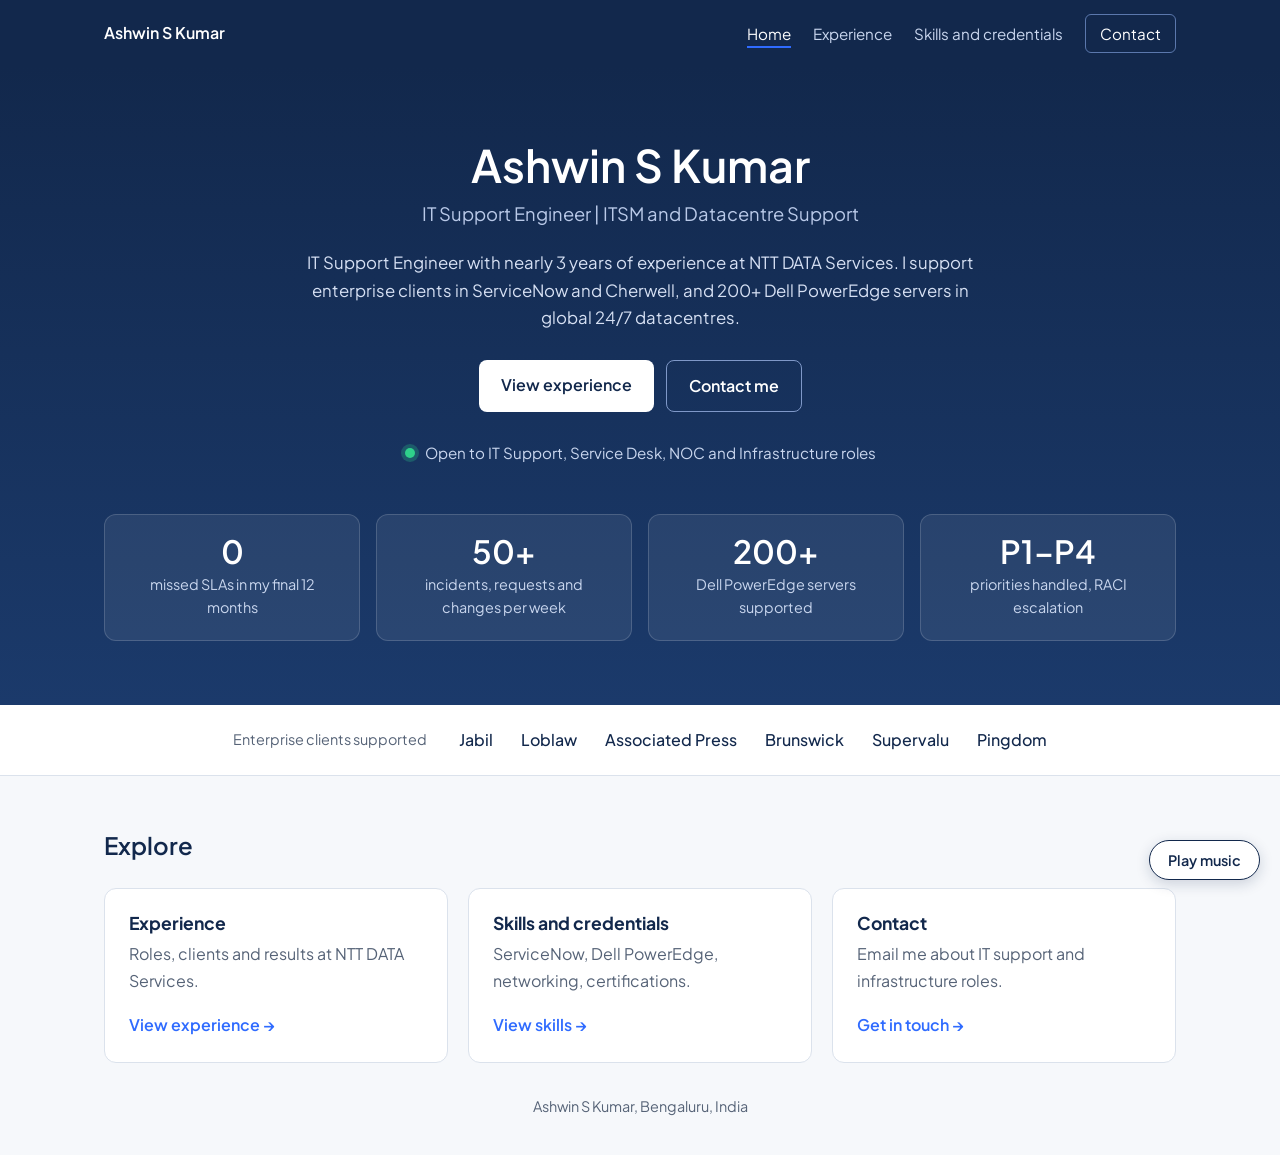
<file: index.html>
<!DOCTYPE html>
<html lang="en">
<head>
  <meta charset="UTF-8">
  <meta name="viewport" content="width=device-width, initial-scale=1">
  <title>Ashwin S Kumar | IT Support Engineer</title>
  <meta name="description" content="IT Support Engineer: ServiceNow, Dell PowerEdge datacentre support and ITIL service delivery for global enterprise clients.">
  <link rel="preconnect" href="https://fonts.googleapis.com">
  <link rel="preconnect" href="https://fonts.gstatic.com" crossorigin>
  <link href="https://fonts.googleapis.com/css2?family=Plus+Jakarta+Sans:wght@400;500;600&display=swap" rel="stylesheet">
  <link rel="stylesheet" href="style.css">
</head>
<body>
  <nav class="nav">
    <a class="brand" href="index.html">Ashwin S Kumar</a>
    <div class="links">
      <a class="active" href="index.html">Home</a>
      <a href="experience.html">Experience</a>
      <a href="skills.html">Skills and credentials</a>
      <a class="cta" href="contact.html">Contact</a>
    </div>
  </nav>
<!-- HERO: the one bold part of the page -->
  <header class="hero" id="top">
    <div class="wrap hero-grid">
      <div>
        <h1>Ashwin S Kumar</h1>
        <p class="title">IT Support Engineer | ITSM and Datacentre Support</p>
        <p class="lead">
          IT Support Engineer with nearly 3 years of experience at NTT DATA Services. I support enterprise clients
          in ServiceNow and Cherwell, and 200+ Dell PowerEdge servers in global 24/7 datacentres.
        </p>
        <p class="actions">
          <a class="btn btn-light" href="experience.html">View experience</a>
          <a class="btn btn-line" href="contact.html">Contact me</a>
        </p>
        <p class="open"><span class="led"></span>Open to IT Support, Service Desk, NOC and Infrastructure roles</p>
      </div>

      <!-- Status wall: every number comes from my CV -->
      <div class="wall" aria-label="Key results">
        <div class="tile"><span class="num">0</span><span>missed SLAs in my final 12 months</span></div>
        <div class="tile"><span class="num">50+</span><span>incidents, requests and changes per week</span></div>
        <div class="tile"><span class="num">200+</span><span>Dell PowerEdge servers supported</span></div>
        <div class="tile"><span class="num">P1–P4</span><span>priorities handled, RACI escalation</span></div>
      </div>
    </div>
  </header>

  <!-- Clients -->
  <section class="clients">
    <div class="wrap">
      <p>Enterprise clients supported</p>
      <ul>
        <li>Jabil</li><li>Loblaw</li><li>Associated Press</li><li>Brunswick</li><li>Supervalu</li><li>Pingdom</li>
      </ul>
    </div>
  </section>

    <main class="wrap">
    <section class="explore">
      <h2>Explore</h2>
      <div class="cards">
        <a class="card" href="experience.html"><h3>Experience</h3><p>Roles, clients and results at NTT DATA Services.</p><span>View experience &rarr;</span></a>
        <a class="card" href="skills.html"><h3>Skills and credentials</h3><p>ServiceNow, Dell PowerEdge, networking, certifications.</p><span>View skills &rarr;</span></a>
        <a class="card" href="contact.html"><h3>Contact</h3><p>Email me about IT support and infrastructure roles.</p><span>Get in touch &rarr;</span></a>
      </div>
    </section>
  </main>

  <footer class="wrap foot">Ashwin S Kumar, Bengaluru, India</footer>

  <script src="music.js" data-tune="home"></script>
</body>
</html>
</file>
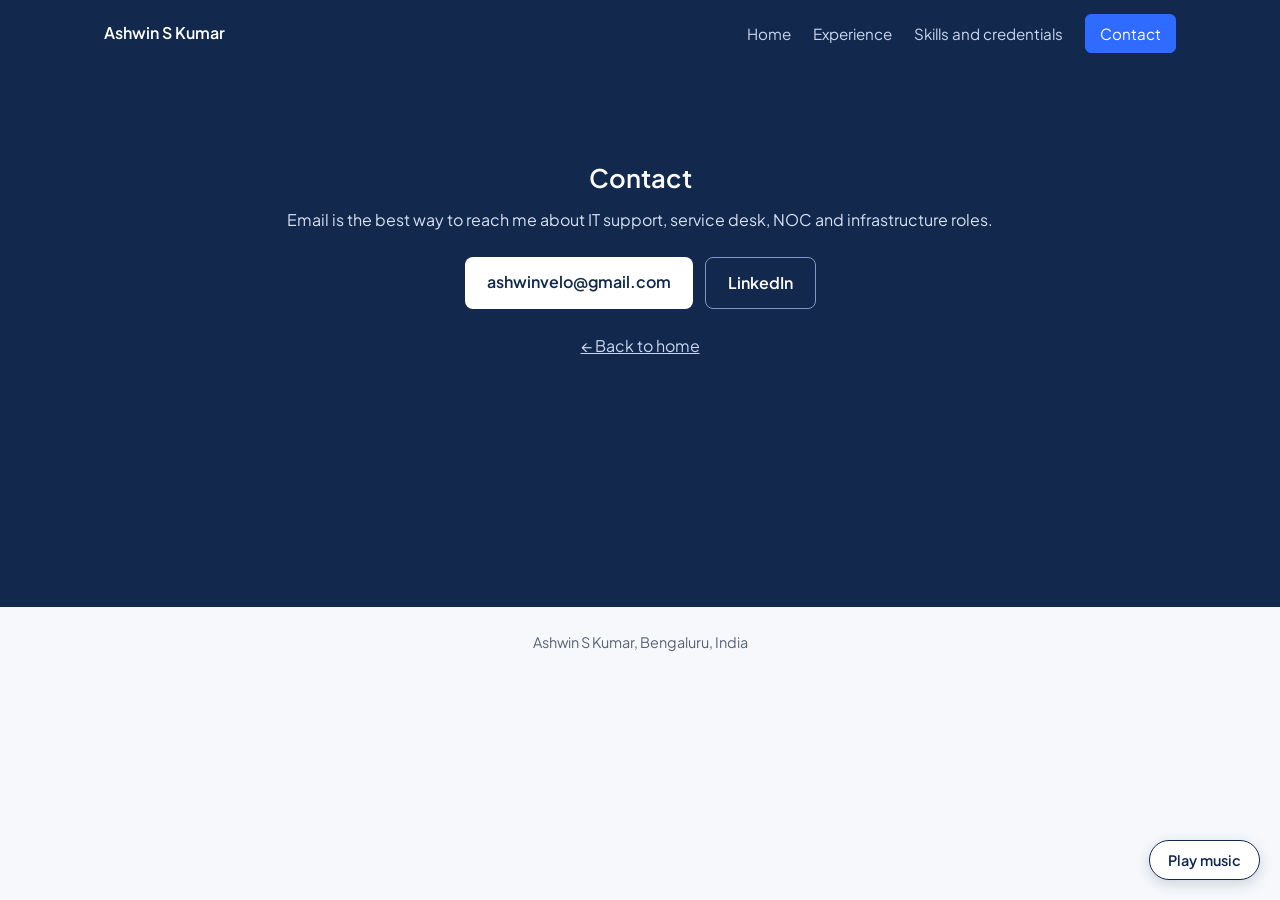
<file: contact.html>
<!DOCTYPE html>
<html lang="en">
<head>
  <meta charset="UTF-8">
  <meta name="viewport" content="width=device-width, initial-scale=1">
  <title>Contact | Ashwin S Kumar</title>
  <meta name="description" content="IT Support Engineer: ServiceNow, Dell PowerEdge datacentre support and ITIL service delivery for global enterprise clients.">
  <link rel="preconnect" href="https://fonts.googleapis.com">
  <link rel="preconnect" href="https://fonts.gstatic.com" crossorigin>
  <link href="https://fonts.googleapis.com/css2?family=Plus+Jakarta+Sans:wght@400;500;600&display=swap" rel="stylesheet">
  <link rel="stylesheet" href="style.css">
</head>
<body>
  <nav class="nav">
    <a class="brand" href="index.html">Ashwin S Kumar</a>
    <div class="links">
      <a href="index.html">Home</a>
      <a href="experience.html">Experience</a>
      <a href="skills.html">Skills and credentials</a>
      <a class="cta active" href="contact.html">Contact</a>
    </div>
  </nav>

  <section class="contact contact-page">
    <div class="wrap">
      <h1 class="ptitle-light">Contact</h1>
      <p>Email is the best way to reach me about IT support, service desk, NOC and infrastructure roles.</p>
      <p class="actions">
        <a class="btn btn-light" href="mailto:ashwinvelo@gmail.com">ashwinvelo@gmail.com</a>
        <!-- TODO: replace the # with your LinkedIn address -->
        <a class="btn btn-line" href="#">LinkedIn</a>
      </p>
      <p class="back"><a href="index.html">&larr; Back to home</a></p>
    </div>
  </section>

  <footer class="wrap foot">Ashwin S Kumar, Bengaluru, India</footer>

  <script src="music.js" data-tune="contact"></script>
</body>
</html>
</file>
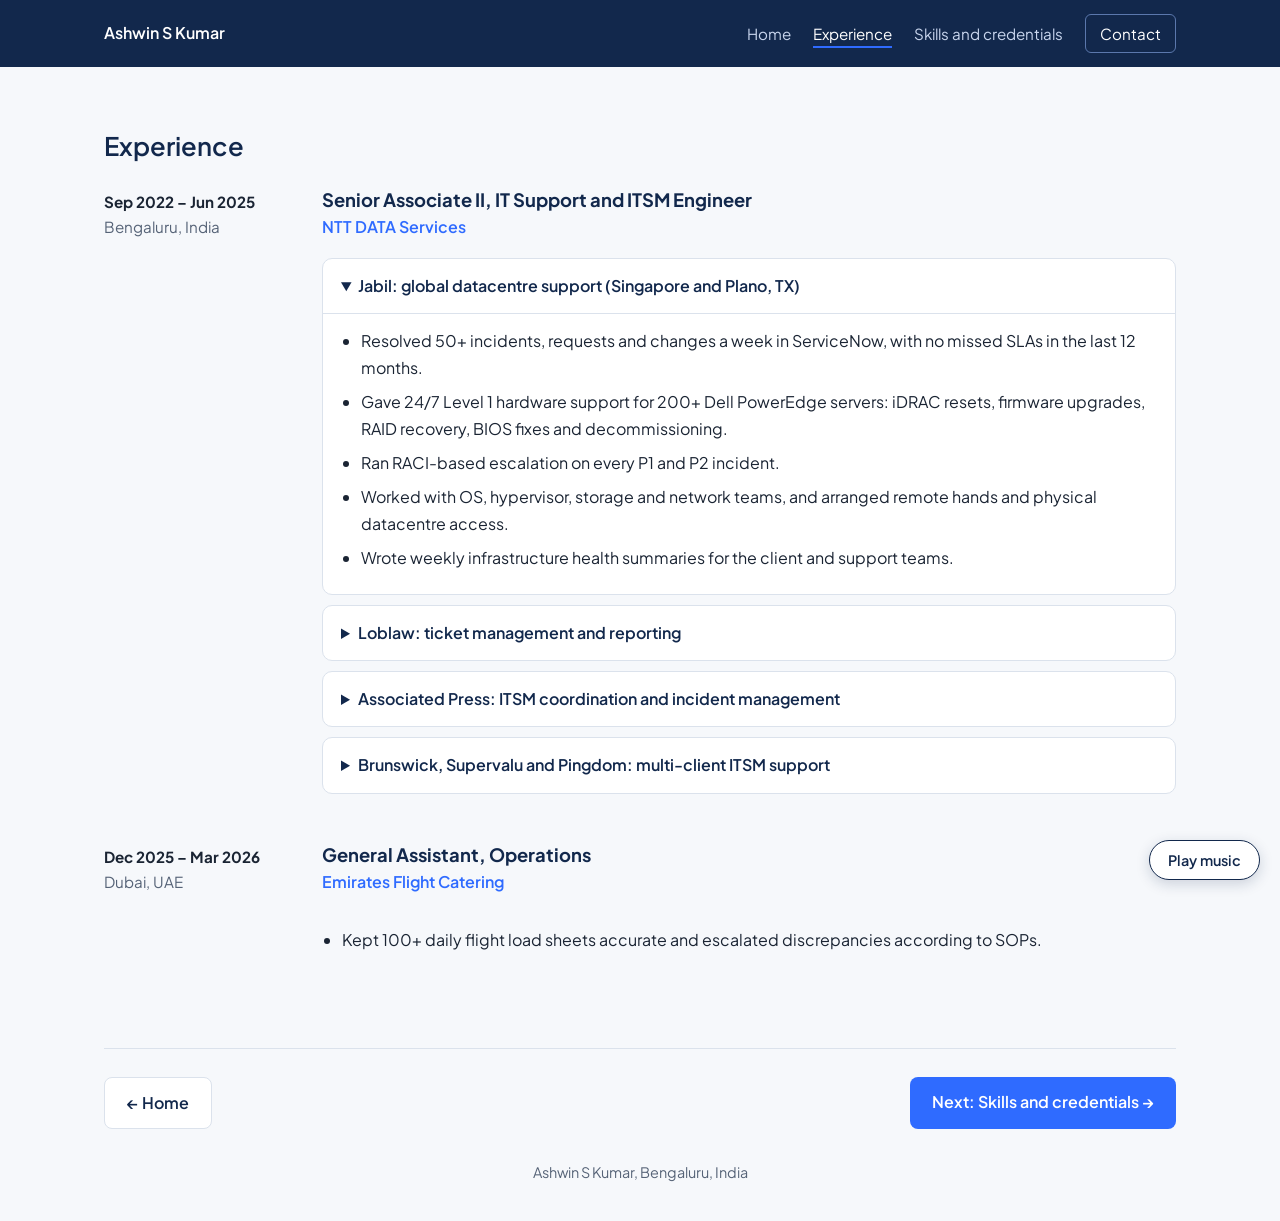
<file: experience.html>
<!DOCTYPE html>
<html lang="en">
<head>
  <meta charset="UTF-8">
  <meta name="viewport" content="width=device-width, initial-scale=1">
  <title>Experience | Ashwin S Kumar</title>
  <meta name="description" content="IT Support Engineer: ServiceNow, Dell PowerEdge datacentre support and ITIL service delivery for global enterprise clients.">
  <link rel="preconnect" href="https://fonts.googleapis.com">
  <link rel="preconnect" href="https://fonts.gstatic.com" crossorigin>
  <link href="https://fonts.googleapis.com/css2?family=Plus+Jakarta+Sans:wght@400;500;600&display=swap" rel="stylesheet">
  <link rel="stylesheet" href="style.css">
</head>
<body>
  <nav class="nav">
    <a class="brand" href="index.html">Ashwin S Kumar</a>
    <div class="links">
      <a href="index.html">Home</a>
      <a class="active" href="experience.html">Experience</a>
      <a href="skills.html">Skills and credentials</a>
      <a class="cta" href="contact.html">Contact</a>
    </div>
  </nav>

  <main class="wrap">
    <section id="experience">
      <h1 class="ptitle">Experience</h1>

      <div class="role">
        <div class="when">
          <strong>Sep 2022 – Jun 2025</strong>
          <span>Bengaluru, India</span>
        </div>
        <div class="what">
          <h3>Senior Associate II, IT Support and ITSM Engineer</h3>
          <p class="org">NTT DATA Services</p>

          <details open>
            <summary>Jabil: global datacentre support (Singapore and Plano, TX)</summary>
            <ul>
              <li>Resolved 50+ incidents, requests and changes a week in ServiceNow, with no missed SLAs in the last 12 months.</li>
              <li>Gave 24/7 Level 1 hardware support for 200+ Dell PowerEdge servers: iDRAC resets, firmware upgrades, RAID recovery, BIOS fixes and decommissioning.</li>
              <li>Ran RACI-based escalation on every P1 and P2 incident.</li>
              <li>Worked with OS, hypervisor, storage and network teams, and arranged remote hands and physical datacentre access.</li>
              <li>Wrote weekly infrastructure health summaries for the client and support teams.</li>
            </ul>
          </details>

          <details>
            <summary>Loblaw: ticket management and reporting</summary>
            <ul>
              <li>Triaged high-volume infrastructure tickets for a Canadian retail enterprise and met SLAs across P1 to P4.</li>
              <li>Produced weekly queue and trend reports, and worked with L2 and L3 teams to clear recurring backlogs.</li>
              <li>Kept incident records, status updates and stakeholder communication accurate for the whole ticket lifecycle.</li>
            </ul>
          </details>

          <details>
            <summary>Associated Press: ITSM coordination and incident management</summary>
            <ul>
              <li>Coordinated incident workflows across global support teams in a 24/7 media environment, managing escalations and service restoration.</li>
            </ul>
          </details>

          <details>
            <summary>Brunswick, Supervalu and Pingdom: multi-client ITSM support</summary>
            <ul>
              <li>Managed workflows and escalations in ServiceNow (Brunswick) and Cherwell ITSM (Supervalu) across distributed global teams.</li>
            </ul>
          </details>
        </div>
      </div>

      <div class="role">
        <div class="when">
          <strong>Dec 2025 – Mar 2026</strong>
          <span>Dubai, UAE</span>
        </div>
        <div class="what">
          <h3>General Assistant, Operations</h3>
          <p class="org">Emirates Flight Catering</p>
          <ul class="open-list">
            <li>Kept 100+ daily flight load sheets accurate and escalated discrepancies according to SOPs.</li>
          </ul>
        </div>
      </div>
    </section>
    <p class="next-row"><a class="btn btn-dark" href="index.html">&larr; Home</a> <a class="btn btn-blue" href="skills.html">Next: Skills and credentials &rarr;</a></p>
  </main>

  <footer class="wrap foot">Ashwin S Kumar, Bengaluru, India</footer>

  <script src="music.js" data-tune="experience"></script>
</body>
</html>
</file>
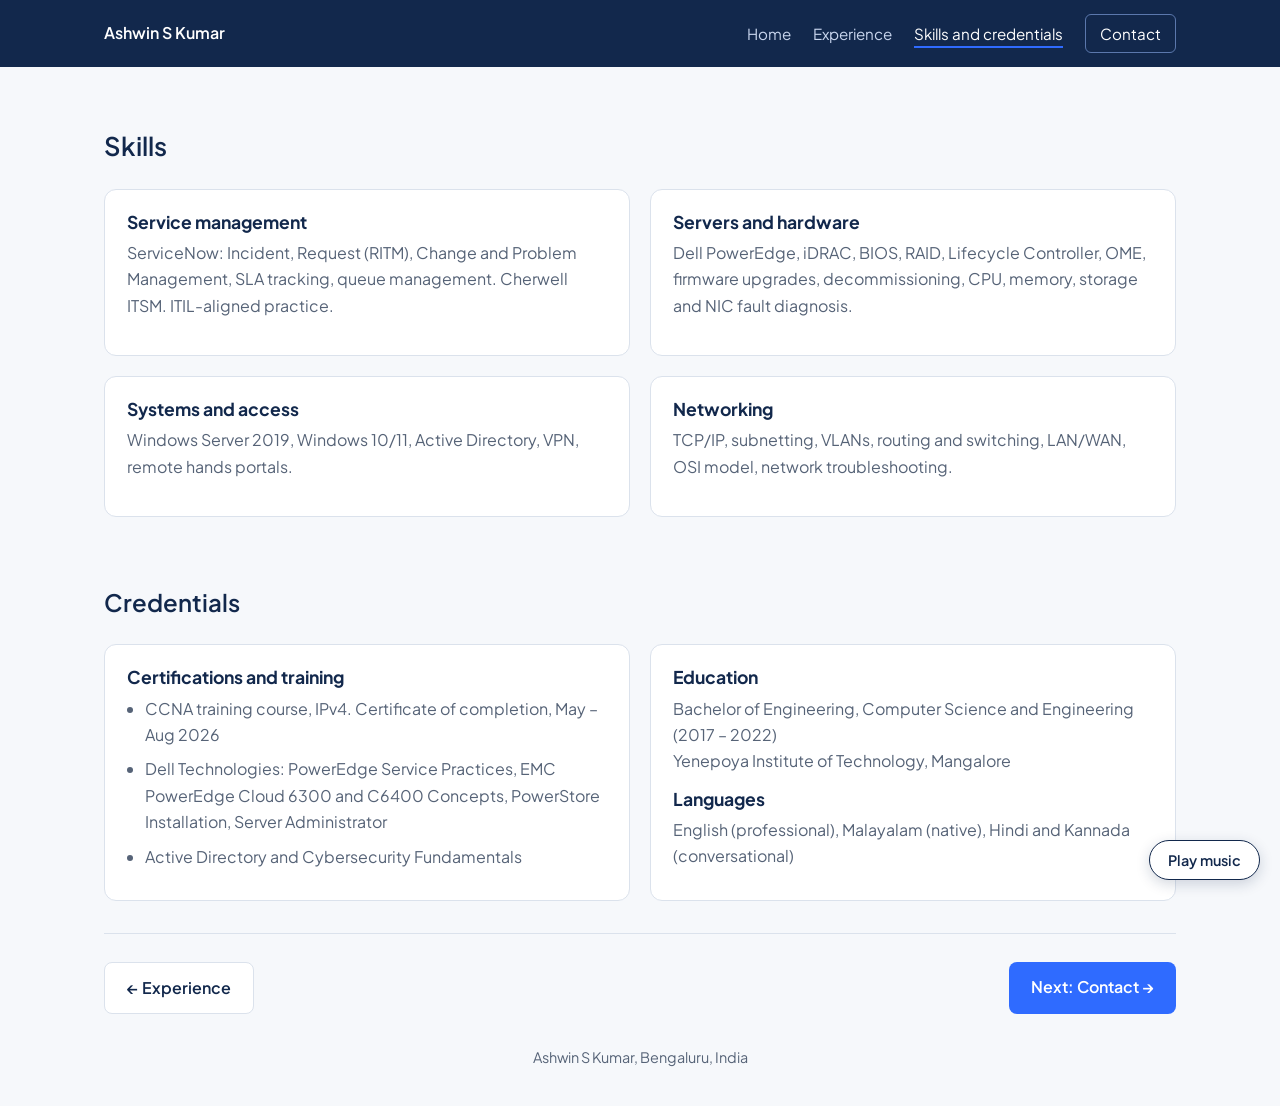
<file: skills.html>
<!DOCTYPE html>
<html lang="en">
<head>
  <meta charset="UTF-8">
  <meta name="viewport" content="width=device-width, initial-scale=1">
  <title>Skills and credentials | Ashwin S Kumar</title>
  <meta name="description" content="IT Support Engineer: ServiceNow, Dell PowerEdge datacentre support and ITIL service delivery for global enterprise clients.">
  <link rel="preconnect" href="https://fonts.googleapis.com">
  <link rel="preconnect" href="https://fonts.gstatic.com" crossorigin>
  <link href="https://fonts.googleapis.com/css2?family=Plus+Jakarta+Sans:wght@400;500;600&display=swap" rel="stylesheet">
  <link rel="stylesheet" href="style.css">
</head>
<body>
  <nav class="nav">
    <a class="brand" href="index.html">Ashwin S Kumar</a>
    <div class="links">
      <a href="index.html">Home</a>
      <a href="experience.html">Experience</a>
      <a class="active" href="skills.html">Skills and credentials</a>
      <a class="cta" href="contact.html">Contact</a>
    </div>
  </nav>

  <main class="wrap">
    <section id="skills">
      <h1 class="ptitle">Skills</h1>
      <div class="skills">
        <div>
          <h3>Service management</h3>
          <p>ServiceNow: Incident, Request (RITM), Change and Problem Management, SLA tracking, queue management. Cherwell ITSM. ITIL-aligned practice.</p>
        </div>
        <div>
          <h3>Servers and hardware</h3>
          <p>Dell PowerEdge, iDRAC, BIOS, RAID, Lifecycle Controller, OME, firmware upgrades, decommissioning, CPU, memory, storage and NIC fault diagnosis.</p>
        </div>
        <div>
          <h3>Systems and access</h3>
          <p>Windows Server 2019, Windows 10/11, Active Directory, VPN, remote hands portals.</p>
        </div>
        <div>
          <h3>Networking</h3>
          <p>TCP/IP, subnetting, VLANs, routing and switching, LAN/WAN, OSI model, network troubleshooting.</p>
        </div>
      </div>
    </section>
    <section id="credentials">
      <h2>Credentials</h2>
      <div class="creds">
        <div>
          <h3>Certifications and training</h3>
          <ul>
            <li>CCNA training course, IPv4. Certificate of completion, May – Aug 2026</li>
            <li>Dell Technologies: PowerEdge Service Practices, EMC PowerEdge Cloud 6300 and C6400 Concepts, PowerStore Installation, Server Administrator</li>
            <li>Active Directory and Cybersecurity Fundamentals</li>
          </ul>
        </div>
        <div>
          <h3>Education</h3>
          <p>Bachelor of Engineering, Computer Science and Engineering (2017 – 2022)<br>Yenepoya Institute of Technology, Mangalore</p>
          <h3>Languages</h3>
          <p>English (professional), Malayalam (native), Hindi and Kannada (conversational)</p>
        </div>
      </div>
    </section>
    <p class="next-row"><a class="btn btn-dark" href="experience.html">&larr; Experience</a> <a class="btn btn-blue" href="contact.html">Next: Contact &rarr;</a></p>
  </main>

  <footer class="wrap foot">Ashwin S Kumar, Bengaluru, India</footer>

  <script src="music.js" data-tune="skills"></script>
</body>
</html>
</file>
<file: style.css>
/* 1. COLOURS AND FONTS: change these to restyle the whole site */
:root {
  --navy: #12284c;
  --navy-2: #1b3a6b;
  --paper: #f6f8fb;
  --white: #ffffff;
  --ink: #1a2433;
  --muted: #566377;
  --line: #dbe2ec;
  --blue: #2f6bff;
  --green: #2fd18b;

  --display: "Plus Jakarta Sans", "Segoe UI", Arial, sans-serif;
  --body: "Plus Jakarta Sans", "Segoe UI", Arial, sans-serif;
}

/* 2. BASICS */
* { box-sizing: border-box; }
html { scroll-behavior: smooth; scroll-padding-top: 72px; }
body { margin: 0; font-family: var(--body); line-height: 1.65; color: var(--ink); background: var(--paper); }
.wrap { max-width: 1120px; margin: 0 auto; padding: 0 24px; }
h1, h2, h3 { font-family: var(--display); line-height: 1.15; margin: 0; }
a { color: var(--blue); }
a:focus-visible, summary:focus-visible { outline: 3px solid var(--blue); outline-offset: 3px; }

/* 3. NAVIGATION */
.nav {
  position: sticky; top: 0; z-index: 10;
  display: flex; justify-content: space-between; align-items: center; flex-wrap: wrap; gap: 8px 24px;
  padding: 14px max(24px, calc((100% - 1120px) / 2 + 24px)); background: var(--navy);
}
.brand { font-family: var(--display); font-weight: 600; color: var(--white); text-decoration: none; }
.links { display: flex; align-items: center; flex-wrap: wrap; gap: 6px 22px; }
.links a { color: #c9d6ee; text-decoration: none; font-size: 0.95rem; }
.links a:hover { color: var(--white); }
.links .cta { color: var(--white); border: 1px solid #5b78ad; padding: 6px 14px; border-radius: 6px; }

/* 4. HERO */
.hero { background: linear-gradient(180deg, var(--navy), var(--navy-2)); color: var(--white); padding: 72px 0 64px; }
.hero-grid { display: grid; grid-template-columns: 1fr; gap: 48px; text-align: center; }
.hero h1 { font-size: clamp(2rem, 4.5vw, 2.8rem); font-weight: 600; }
.title { margin: 8px 0 0; font-size: 1.15rem; color: #b9c9e8; }
.lead { font-size: 1.05rem; color: #d6e0f3; max-width: 58ch; margin: 20px auto 28px; }
.actions { display: flex; flex-wrap: wrap; justify-content: center; gap: 12px; margin: 0; }
.btn { display: inline-block; padding: 12px 22px; border-radius: 8px; font-weight: 600; text-decoration: none; }
.btn-light { background: var(--white); color: var(--navy); }
.btn-light:hover { background: #e6edfb; }
.btn-line { border: 1px solid #7f98c8; color: var(--white); }
.btn-line:hover { background: rgba(255, 255, 255, 0.1); }
.open { display: flex; align-items: center; justify-content: center; gap: 10px; margin: 28px 0 0; color: #c9d6ee; font-size: 0.95rem; }
.led { width: 10px; height: 10px; border-radius: 50%; background: var(--green); box-shadow: 0 0 0 4px rgba(47, 209, 139, 0.25); flex: none; }

/* The status wall: four result tiles */
.wall { display: grid; grid-template-columns: repeat(4, 1fr); gap: 16px; text-align: center; }
.tile {
  background: rgba(255, 255, 255, 0.07); border: 1px solid rgba(255, 255, 255, 0.16);
  border-radius: 12px; padding: 20px; display: flex; flex-direction: column; gap: 6px;
  font-size: 0.9rem; color: #c9d6ee;
}
.num { font-family: var(--display); font-size: 2rem; font-weight: 600; line-height: 1; color: var(--white); }

/* 5. CLIENT STRIP */
.clients { background: var(--white); border-bottom: 1px solid var(--line); padding: 22px 0; }
.clients .wrap { display: flex; flex-wrap: wrap; align-items: center; justify-content: center; gap: 10px 32px; }
.clients p { margin: 0; color: var(--muted); font-size: 0.9rem; }
.clients ul { list-style: none; margin: 0; padding: 0; display: flex; flex-wrap: wrap; justify-content: center; gap: 8px 28px; }
.clients li { font-weight: 500; font-size: 1rem; color: var(--navy); }

/* 6. SECTIONS */
main section { padding: 64px 0 8px; }
main h2 { font-size: 1.5rem; font-weight: 600; margin-bottom: 28px; color: var(--navy); }

/* Experience */
.role { display: grid; grid-template-columns: 190px 1fr; gap: 28px; padding-bottom: 40px; }
.when { display: flex; flex-direction: column; font-size: 0.95rem; color: var(--muted); }
.when strong { color: var(--ink); }
.what h3 { font-size: 1.15rem; color: var(--navy); }
.org { margin: 4px 0 18px; color: var(--blue); font-weight: 600; }

details { background: var(--white); border: 1px solid var(--line); border-radius: 10px; margin-bottom: 10px; }
summary { cursor: pointer; padding: 14px 18px; font-weight: 600; color: var(--navy); }
details[open] summary { border-bottom: 1px solid var(--line); }
details ul, .open-list { margin: 0; padding: 14px 18px 14px 38px; max-width: 70ch; }
details li, .open-list li { margin-bottom: 8px; }
.open-list { padding-left: 20px; }

/* Skills and credentials */
.skills, .creds { display: grid; grid-template-columns: 1fr 1fr; gap: 20px; }
.skills > div, .creds > div { background: var(--white); border: 1px solid var(--line); border-radius: 12px; padding: 22px; }
.skills h3, .creds h3 { font-size: 1.1rem; color: var(--navy); margin-bottom: 8px; }
.skills p, .creds p { margin: 0 0 14px; color: var(--muted); }
.creds ul { margin: 0; padding-left: 18px; color: var(--muted); }
.creds li { margin-bottom: 8px; }
.creds p:last-child { margin-bottom: 0; }

/* 7. CONTACT AND FOOTER */
.contact { text-align: center; background: var(--navy); color: var(--white); margin-top: 64px; padding: 64px 0; }
.contact h2 { font-size: 1.5rem; font-weight: 600; }
.contact p { color: #d6e0f3; margin: 14px 0 24px; }
.foot { text-align: center; padding-top: 24px; padding-bottom: 36px; color: var(--muted); font-size: 0.9rem; }

/* 8. PHONES */
@media (max-width: 800px) {
  .hero { padding: 56px 0; }
  .role, .skills, .creds { grid-template-columns: 1fr; }
  .wall { grid-template-columns: 1fr 1fr; }
  .role { gap: 10px; }
}

@media (prefers-reduced-motion: reduce) { html { scroll-behavior: auto; } }

/* 9. MULTI-PAGE ADDITIONS */
.links a.active { color: var(--white); box-shadow: 0 2px 0 var(--blue); }
.links .cta.active { background: var(--blue); border-color: var(--blue); box-shadow: none; }

main h1.ptitle { font-size: 1.6rem; font-weight: 600; margin-bottom: 28px; color: var(--navy); }
.explore { padding-top: 56px; }

.cards { display: grid; grid-template-columns: repeat(3, 1fr); gap: 20px; }
.card {
  display: flex; flex-direction: column; gap: 8px; padding: 24px; text-decoration: none;
  background: var(--white); border: 1px solid var(--line); border-radius: 12px; color: var(--ink);
  transition: border-color 0.2s, transform 0.2s;
}
.card:hover { border-color: var(--blue); transform: translateY(-3px); }
.card h3 { font-size: 1.1rem; color: var(--navy); }
.card p { margin: 0; color: var(--muted); }
.card span { margin-top: auto; padding-top: 10px; color: var(--blue); font-weight: 600; }

.next-row { display: flex; flex-wrap: wrap; justify-content: space-between; gap: 12px; margin: 24px 0 8px; padding-top: 28px; border-top: 1px solid var(--line); }
.btn-dark { border: 1px solid var(--line); color: var(--navy); background: var(--white); }
.btn-dark:hover { border-color: var(--navy); }
.btn-blue { background: var(--blue); color: var(--white); }
.btn-blue:hover { background: #1f55d8; }

.contact-page { margin-top: 0; padding: 96px 0; min-height: 60vh; }
.ptitle-light { font-size: 1.6rem; font-weight: 600; }
.contact-page .actions { justify-content: center; }
.back { margin-top: 32px; }
.back a { color: #c9d6ee; }

@media (max-width: 800px) { .cards { grid-template-columns: 1fr; } }
@media (prefers-reduced-motion: reduce) { .card { transition: none; } }

/* 10. MUSIC BUTTON */
.music-btn {
  position: fixed; right: 20px; bottom: 20px; z-index: 20;
  padding: 10px 18px; border: 1px solid var(--navy); border-radius: 999px;
  background: var(--white); color: var(--navy); font: 600 0.9rem var(--body); cursor: pointer;
  box-shadow: 0 4px 14px rgba(18, 40, 76, 0.18);
}
.music-btn:hover { background: var(--navy); color: var(--white); }
.music-btn:focus-visible { outline: 3px solid var(--blue); outline-offset: 3px; }
</file>
